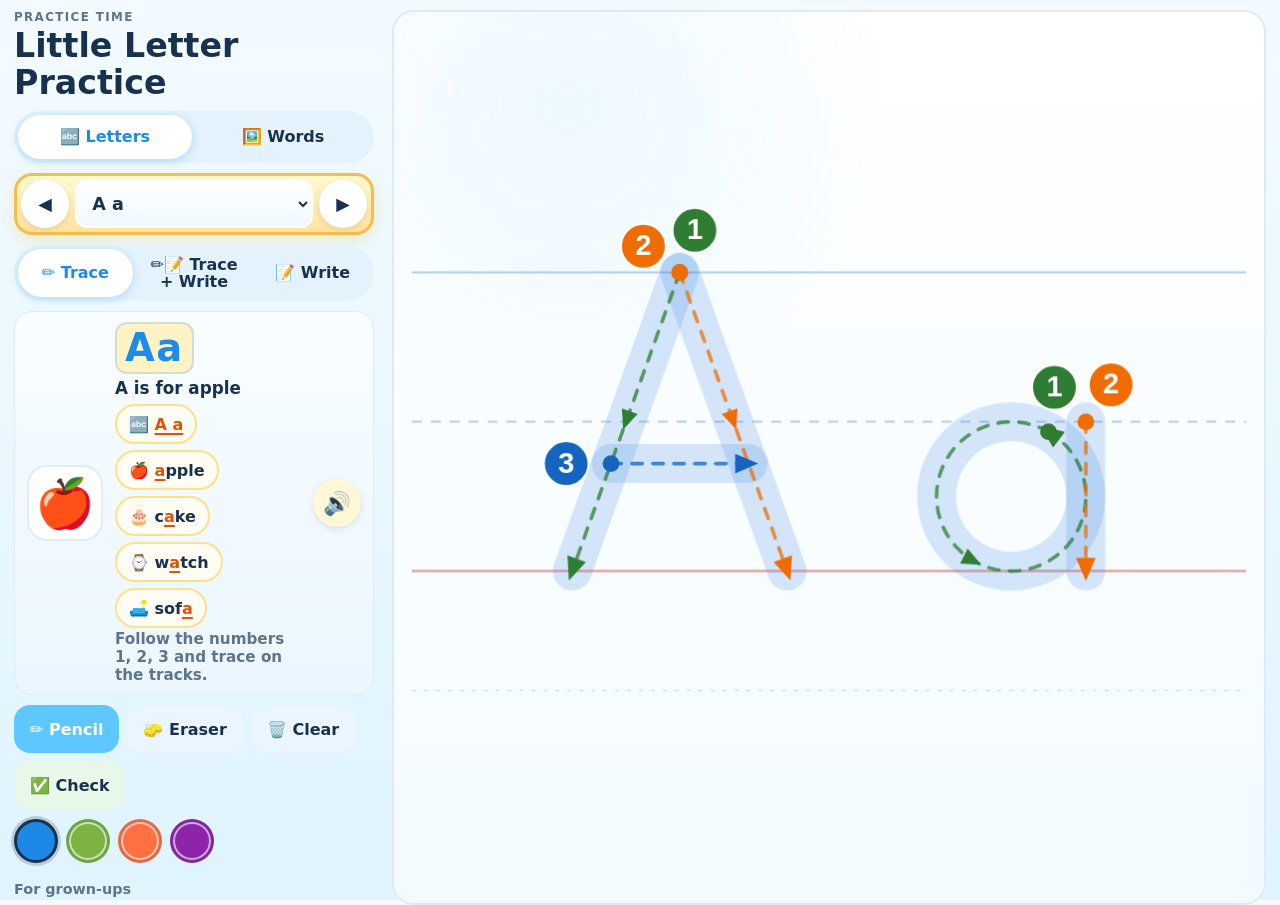
<file: index.html>
<!DOCTYPE html>
<html lang="en">
  <head>
    <meta charset="UTF-8" />
    <meta name="viewport" content="width=device-width, initial-scale=1.0, viewport-fit=cover" />
    <meta name="theme-color" content="#5ec7ff" />
    <meta name="apple-mobile-web-app-capable" content="yes" />
    <meta name="apple-mobile-web-app-status-bar-style" content="default" />
    <meta
      name="description"
      content="Kid-friendly handwriting practice for iPad and the browser. Trace letters with numbered strokes, write on your own and practice picture words."
    />
    <link rel="manifest" href="./manifest.webmanifest?v=2" />
    <link rel="apple-touch-icon" href="./icons/icon-192.png?v=2" />
    <link rel="stylesheet" href="./styles.css?v=9" />
    <title>Little Letter Practice</title>
  </head>
  <body>
    <div class="app-shell">
      <header class="topbar">
        <div class="brand">
          <p class="eyebrow">Practice Time</p>
          <h1>Little Letter Practice</h1>
        </div>
        <button id="install-button" class="secondary-button hidden" type="button">Install App</button>
      </header>

      <section class="controls" aria-label="Practice options">
        <div class="segmented" id="kind-toggle" role="group" aria-label="What to practice">
          <button type="button" data-kind="letter" aria-pressed="true"><span aria-hidden="true">🔤</span> Letters</button>
          <button type="button" data-kind="word" aria-pressed="false"><span aria-hidden="true">🖼️</span> Words</button>
        </div>

        <div class="picker">
          <button type="button" class="round-button" data-action="prev" aria-label="Previous">◀</button>
          <select id="item-select" aria-label="Choose what to practice"></select>
          <button type="button" class="round-button" data-action="next" aria-label="Next">▶</button>
        </div>

        <div class="segmented" id="mode-toggle" role="group" aria-label="How to practice">
          <button type="button" data-mode="trace" aria-pressed="true"><span aria-hidden="true">✏️</span> Trace</button>
          <button type="button" data-mode="both" aria-pressed="false"><span aria-hidden="true">✏️📝</span> Trace + Write</button>
          <button type="button" data-mode="write" aria-pressed="false"><span aria-hidden="true">📝</span> Write</button>
        </div>
      </section>

      <section class="prompt-card" aria-live="polite">
        <div id="prompt-picture" class="prompt-picture" aria-hidden="true">🍎</div>
        <div class="prompt-text">
          <div id="target-letter" class="target-letter">Aa</div>
          <p id="prompt-caption" class="prompt-caption">A is for apple</p>
          <div id="sound-chips" class="sound-chips" role="group" aria-label="Listen"></div>
          <p id="speech-status" class="speech-status hidden" role="status"></p>
          <p id="prompt-hint" class="hint">Follow the numbers 1, 2, 3 and trace on the tracks.</p>
        </div>
        <button id="speak-button" type="button" class="round-button speak-button" aria-label="Hear it">🔊</button>
      </section>

      <section class="board" aria-label="Writing board">
        <div class="board-surface" id="board-surface">
          <canvas id="guide-canvas" aria-hidden="true"></canvas>
          <canvas id="practice-canvas" aria-label="Handwriting practice area"></canvas>
          <div id="congrats-overlay" class="congrats-overlay hidden" aria-live="polite">
            <div class="congrats-badge">
              <div class="sparkles" aria-hidden="true"></div>
              <div id="reward-stars" class="badge-star">⭐⭐⭐</div>
              <h2 id="reward-title">Great Job!</h2>
              <p id="reward-text">You traced it perfectly!</p>
            </div>
          </div>
        </div>
      </section>

      <section class="tools">
        <div class="toolbar" aria-label="Tools">
          <button class="tool-button primary" data-tool="pen" type="button"><span aria-hidden="true">✏️</span> Pencil</button>
          <button class="tool-button" data-tool="eraser" type="button"><span aria-hidden="true">🧽</span> Eraser</button>
          <button class="tool-button" data-action="clear" type="button"><span aria-hidden="true">🗑️</span> Clear</button>
          <button class="tool-button check-button" data-action="check" type="button"><span aria-hidden="true">✅</span> Check</button>
        </div>

        <div class="palette" aria-label="Color palette">
          <button class="swatch active" data-color="#1E88E5" style="background:#1E88E5" type="button" aria-label="Blue pen"></button>
          <button class="swatch" data-color="#7CB342" style="background:#7CB342" type="button" aria-label="Green pen"></button>
          <button class="swatch" data-color="#FF7043" style="background:#FF7043" type="button" aria-label="Orange pen"></button>
          <button class="swatch" data-color="#8E24AA" style="background:#8E24AA" type="button" aria-label="Purple pen"></button>
        </div>

        <details class="grown-ups">
          <summary>For grown-ups</summary>
          <label><input type="checkbox" id="show-zone" /> Show the judging zone around the tracks</label>
          <label><input type="checkbox" id="auto-check" checked /> Check automatically when my child stops drawing</label>
          <div class="voice-row">
            <label for="voice-select">Voice</label>
            <select id="voice-select"><option value="">Automatic (English)</option></select>
            <button id="test-voice" type="button" class="tool-button">🔊 Test sound</button>
          </div>
          <p>
            A traced letter counts when at least half of the ink is inside the green judging zone, most of the
            track is covered and the shape looks like the letter. Letters written without tracks are judged by shape
            only, so size and position can vary.
          </p>
          <p>
            <strong>iPad installation:</strong> open this page in Safari, tap the Share button, then choose
            “Add to Home Screen.”
          </p>
        </details>
      </section>
    </div>

    <script src="./guides.js?v=7"></script>
    <script src="./scoring.js?v=6"></script>
    <script src="./vocabulary.js?v=9"></script>
    <script src="./phonics.js?v=12"></script>
    <script src="./speech.js?v=13"></script>
    <script src="./app.js?v=13"></script>
  </body>
</html>
</file>
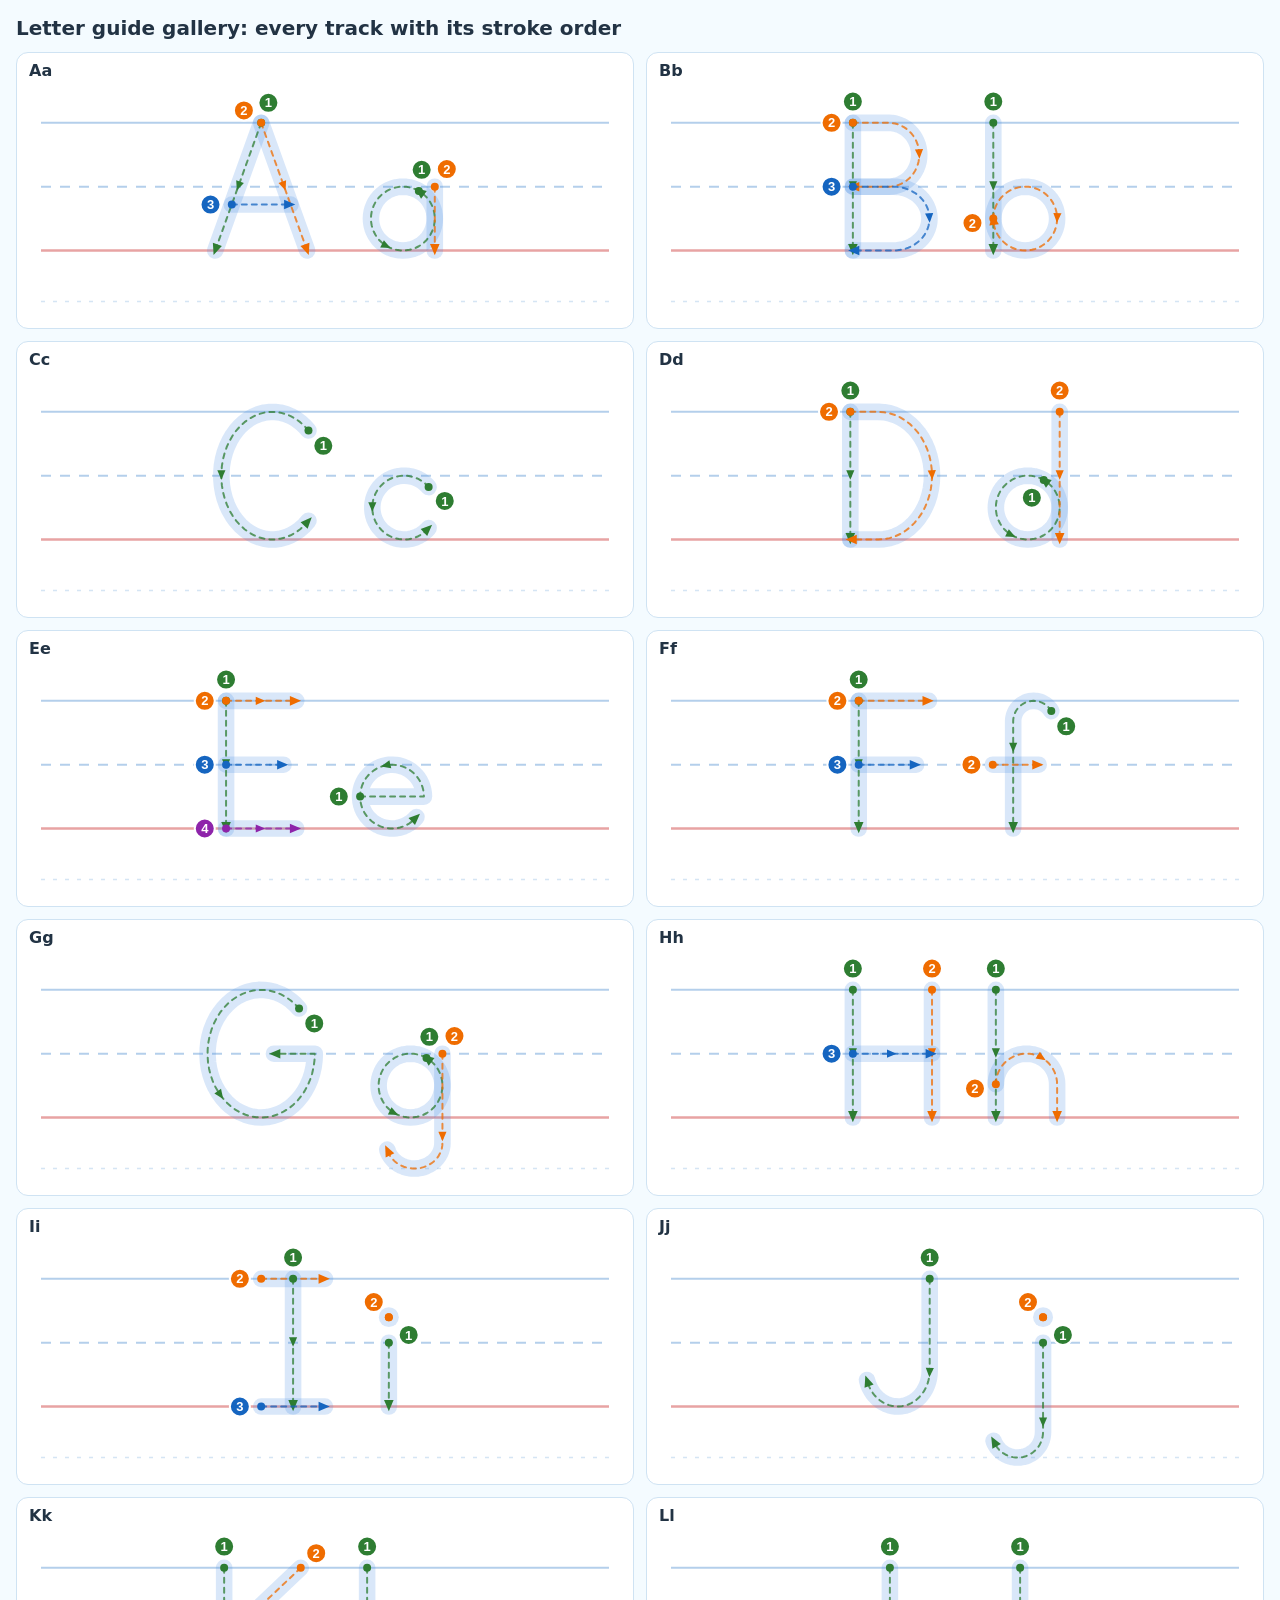
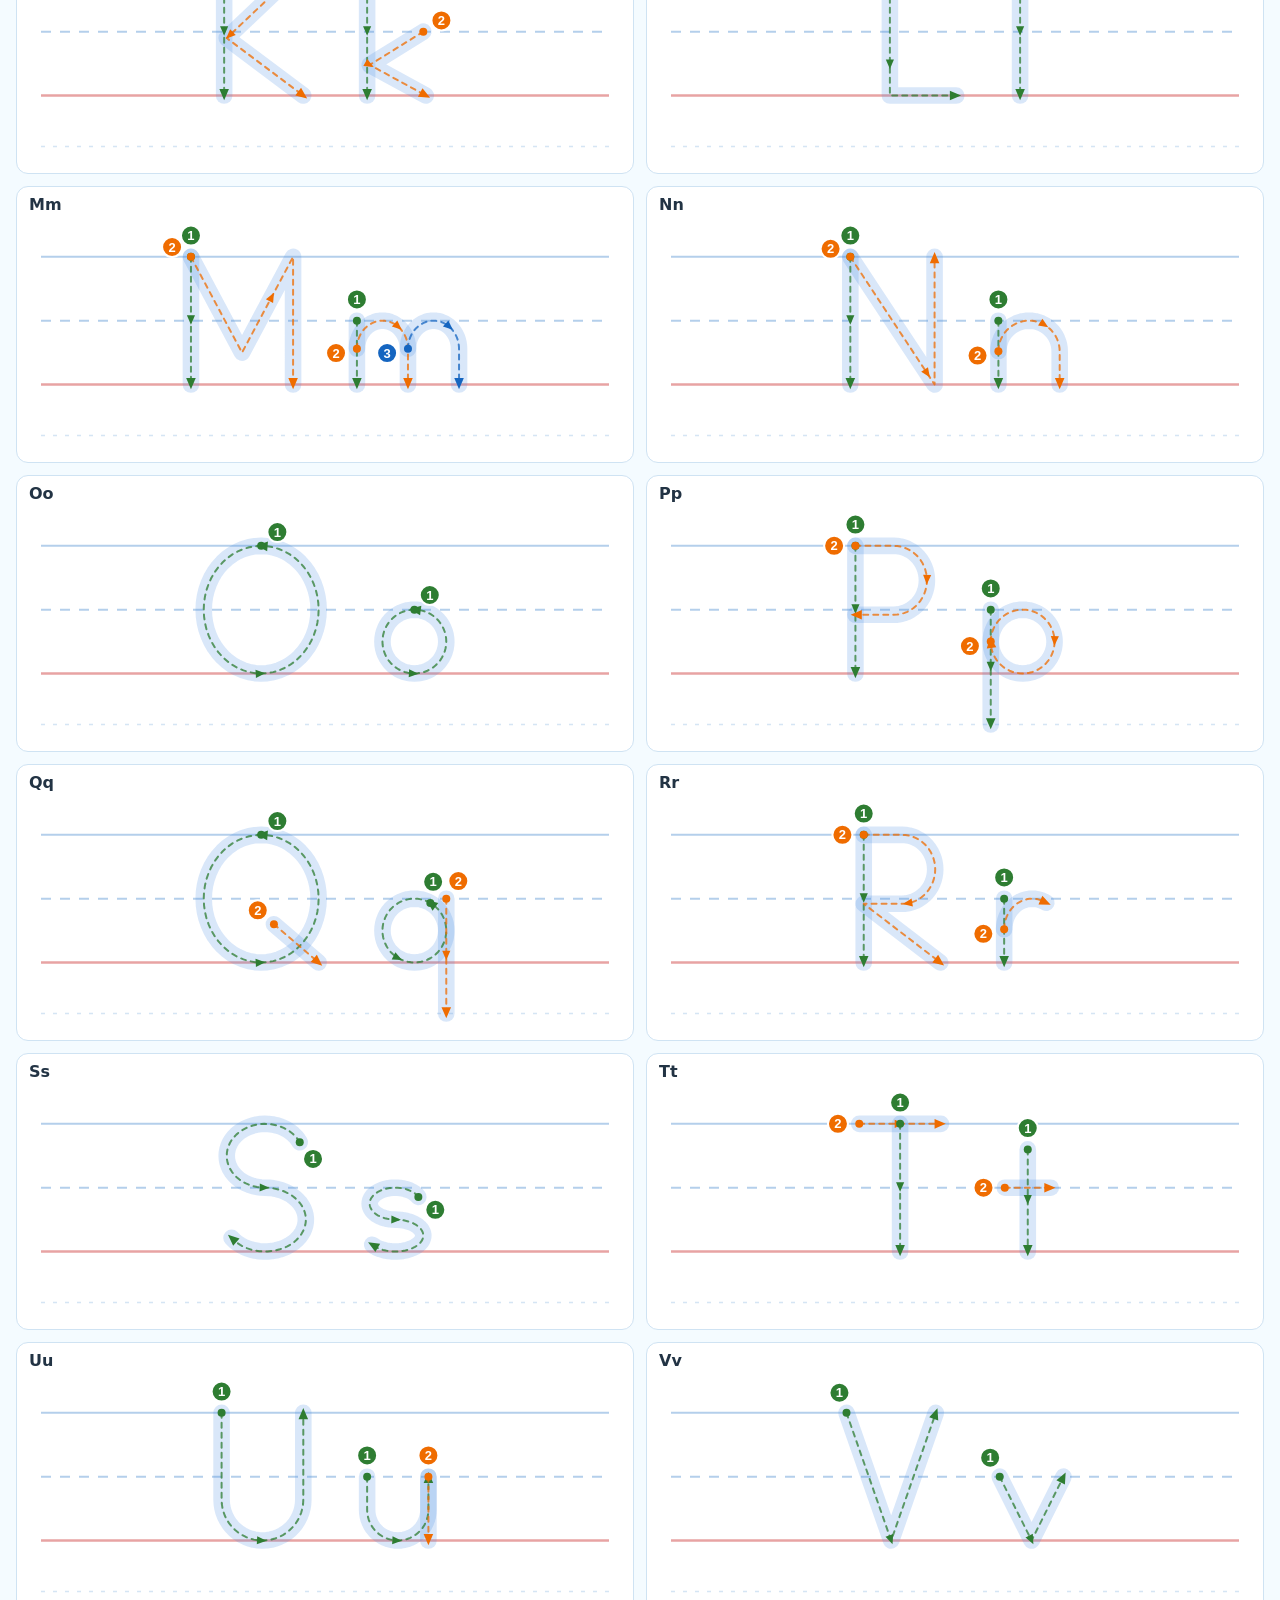
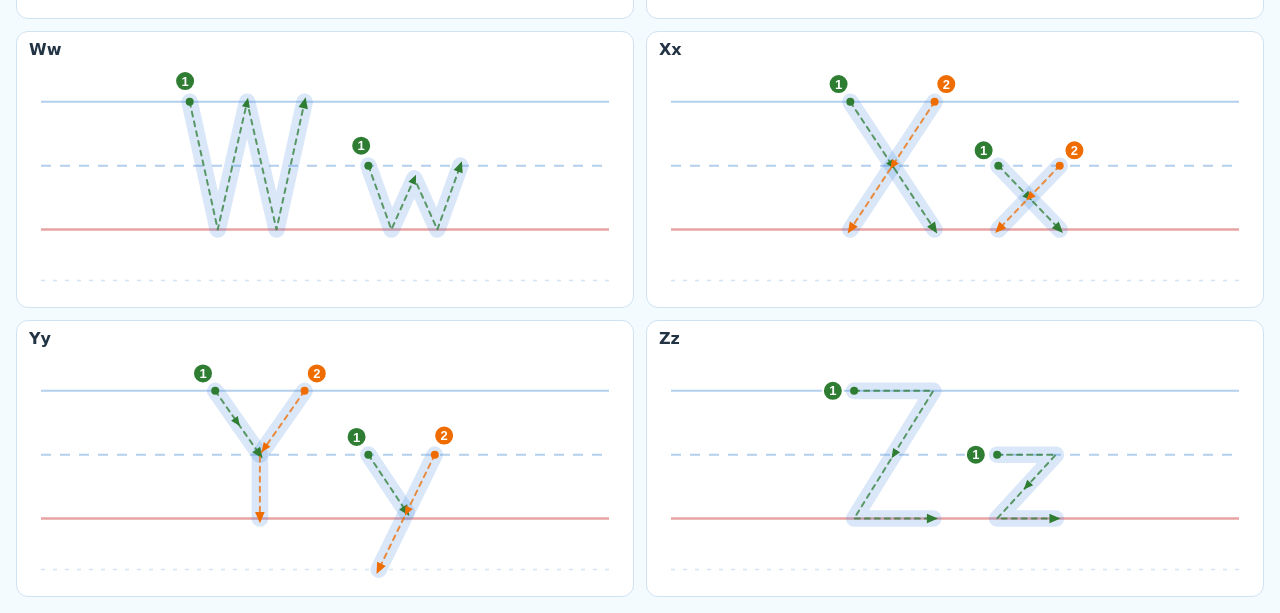
<file: tests/gallery.html>
<!DOCTYPE html>
<html lang="en">
  <head>
    <meta charset="UTF-8" />
    <meta name="viewport" content="width=device-width, initial-scale=1.0" />
    <title>Letter Guide Gallery</title>
    <style>
      body { font-family: system-ui, sans-serif; margin: 16px; background: #f4fbff; color: #234; }
      h1 { font-size: 20px; margin: 0 0 12px; }
      .grid { display: grid; grid-template-columns: repeat(auto-fill, minmax(420px, 1fr)); gap: 12px; }
      figure { margin: 0; background: #fff; border: 1px solid #cfe3f3; border-radius: 12px; padding: 6px; }
      figcaption { font-weight: 700; padding: 2px 6px; }
      canvas { width: 100%; height: 240px; display: block; }
    </style>
  </head>
  <body>
    <h1>Letter guide gallery: every track with its stroke order</h1>
    <div class="grid" id="grid"></div>
    <script src="../guides.js"></script>
    <script>
      const grid = document.getElementById("grid");
      "ABCDEFGHIJKLMNOPQRSTUVWXYZ".split("").forEach((letter) => {
        const figure = document.createElement("figure");
        figure.id = `letter-${letter}`;
        const caption = document.createElement("figcaption");
        caption.textContent = `${letter}${letter.toLowerCase()}`;
        const canvas = document.createElement("canvas");
        figure.append(caption, canvas);
        grid.append(figure);

        const ratio = window.devicePixelRatio || 1;
        const rect = canvas.getBoundingClientRect();
        canvas.width = rect.width * ratio;
        canvas.height = rect.height * ratio;
        const ctx = canvas.getContext("2d");
        ctx.setTransform(ratio, 0, 0, ratio, 0, 0);
        const layout = LetterGuides.computeSheetLayout(rect.width, rect.height, [{ kind: "trace", chars: [letter, letter.toLowerCase()] }]);
        LetterGuides.drawSheet(ctx, layout);
      });
    </script>
  </body>
</html>
</file>
<file: styles.css>
:root {
  --sky: #eaf9ff;
  --panel: #ffffff;
  --primary: #5ec7ff;
  --primary-dark: #1d8be8;
  --ink: #18314f;
  --muted: #5e748d;
  --line: #dfeaf5;
  --light-accent: #fff2c4;
  --sun: #f5bd4d;
  --radius: 18px;
  --tap: 48px;
  --gap: 10px;
}

* {
  box-sizing: border-box;
}

html,
body {
  margin: 0;
  min-height: 100%;
  font-family: "Trebuchet MS", "Segoe UI", system-ui, -apple-system, Arial, sans-serif;
  background: linear-gradient(180deg, #f3fbff 0%, #dff4ff 100%);
  color: var(--ink);
  -webkit-text-size-adjust: 100%;
}

button,
select,
input {
  font: inherit;
  touch-action: manipulation;
}

.hidden {
  display: none !important;
}

/* ---------- Page layout ---------- */

.app-shell {
  display: grid;
  grid-template-columns: minmax(0, 1fr);
  grid-template-rows: auto auto auto minmax(300px, 1fr) auto;
  grid-template-areas:
    "top"
    "controls"
    "prompt"
    "board"
    "tools";
  gap: var(--gap);
  width: 100%;
  max-width: 1600px;
  height: 100vh;
  height: 100dvh;
  min-height: 600px;
  margin: 0 auto;
  padding:
    max(10px, env(safe-area-inset-top))
    max(14px, env(safe-area-inset-right))
    max(10px, env(safe-area-inset-bottom))
    max(14px, env(safe-area-inset-left));
}

.topbar {
  grid-area: top;
  display: flex;
  justify-content: space-between;
  align-items: center;
  gap: 12px;
}

.controls {
  grid-area: controls;
  display: flex;
  flex-wrap: wrap;
  align-items: center;
  gap: var(--gap);
}

.prompt-card {
  grid-area: prompt;
}

.app-shell > * {
  min-width: 0;
}

.board {
  grid-area: board;
  display: flex;
  min-height: 0;
}

.tools {
  grid-area: tools;
  display: flex;
  flex-wrap: wrap;
  align-items: center;
  gap: var(--gap);
}

/* Wide landscape screens (iPad landscape, laptops, desktops): sidebar + big board. */
@media (min-width: 960px) and (min-aspect-ratio: 5/4) {
  .app-shell {
    grid-template-columns: minmax(300px, 360px) minmax(0, 1fr);
    grid-template-rows: auto auto auto 1fr;
    grid-template-areas:
      "top board"
      "controls board"
      "prompt board"
      "tools board";
    column-gap: 18px;
  }

  .controls,
  .tools {
    flex-direction: column;
    align-items: stretch;
  }

  .tools {
    align-self: start;
  }

  .controls .segmented,
  .picker,
  .toolbar,
  .palette {
    width: 100%;
  }

  .toolbar {
    display: grid;
    grid-template-columns: 1fr 1fr;
  }

  .prompt-card {
    flex-wrap: wrap;
  }
}

/* ---------- Header ---------- */

.eyebrow {
  margin: 0 0 4px;
  color: var(--muted);
  font-size: 0.74rem;
  text-transform: uppercase;
  letter-spacing: 0.12em;
  font-weight: 700;
}

h1 {
  margin: 0;
  font-size: clamp(1.4rem, 2.6vw, 2.2rem);
  line-height: 1.1;
}

/* ---------- Controls ---------- */

.segmented {
  display: inline-flex;
  background: #e3f2fd;
  border-radius: 999px;
  padding: 4px;
  gap: 4px;
}

.segmented button {
  flex: 1;
  min-width: 0;
  min-height: 44px;
  border: none;
  border-radius: 999px;
  padding: 0.4rem 0.7rem;
  background: transparent;
  color: var(--ink);
  font-weight: 700;
  line-height: 1.1;
  cursor: pointer;
}

.segmented button[aria-pressed="true"] {
  background: #fff;
  color: var(--primary-dark);
  box-shadow: 0 2px 8px rgba(29, 139, 232, 0.25);
}

.picker {
  display: flex;
  align-items: center;
  gap: 6px;
  background: linear-gradient(180deg, #fff9d1 0%, #ffe39c 100%);
  border: 3px solid var(--sun);
  border-radius: var(--radius);
  padding: 4px;
  box-shadow: 0 6px 16px rgba(245, 189, 77, 0.28);
}

.picker select {
  flex: 1;
  min-width: 120px;
  min-height: var(--tap);
  border: 2px solid rgba(255, 255, 255, 0.75);
  background: linear-gradient(180deg, #ffffff 0%, #f0f9ff 100%);
  color: var(--ink);
  font-weight: 800;
  font-size: 1.1rem;
  padding: 0.4rem 0.7rem;
  border-radius: 12px;
  outline: none;
}

.round-button {
  width: var(--tap);
  height: var(--tap);
  flex: none;
  display: grid;
  place-items: center;
  border: none;
  border-radius: 50%;
  background: #fff;
  color: var(--ink);
  font-size: 1.1rem;
  cursor: pointer;
  box-shadow: 0 2px 6px rgba(24, 49, 79, 0.12);
}

/* ---------- Prompt ---------- */

.prompt-card {
  display: flex;
  align-items: center;
  gap: 12px;
  padding: 10px 12px;
  background: linear-gradient(180deg, #f8fdff 0%, #ebf6ff 100%);
  border: 1px solid var(--line);
  border-radius: var(--radius);
}

.prompt-picture {
  flex: none;
  width: 76px;
  height: 76px;
  display: grid;
  place-items: center;
  font-size: 3rem;
  line-height: 1;
  background: #fff;
  border-radius: 20px;
  border: 2px solid rgba(30, 136, 229, 0.15);
}

.prompt-text {
  flex: 1;
  min-width: 0;
}

.target-letter {
  display: inline-block;
  padding: 0 0.5rem;
  background: var(--light-accent);
  color: var(--primary-dark);
  border-radius: 12px;
  font-size: clamp(1.8rem, 3vw, 2.4rem);
  font-weight: 800;
  line-height: 1.25;
  border: 2px solid rgba(30, 136, 229, 0.2);
  letter-spacing: 0.04em;
}

.prompt-caption {
  margin: 4px 0 0;
  font-weight: 800;
  font-size: 1.05rem;
}

.hint {
  margin: 2px 0 0;
  color: var(--muted);
  font-weight: 600;
  font-size: 0.95rem;
}

.speak-button {
  font-size: 1.4rem;
  background: #fff7d6;
}

.sound-chips {
  display: flex;
  flex-wrap: wrap;
  gap: 6px;
  margin-top: 6px;
}

.sound-chips:empty {
  display: none;
}

.sound-chip {
  min-height: 40px;
  border: 2px solid #ffe08a;
  border-radius: 999px;
  padding: 0.3rem 0.75rem;
  background: #fffdf3;
  color: var(--ink);
  font-weight: 600;
  font-size: 1rem;
  cursor: pointer;
  white-space: nowrap;
}

.sound-chip b {
  color: #e65100;
  font-weight: 800;
  text-decoration: underline;
  text-decoration-thickness: 2px;
  text-underline-offset: 3px;
}

.speaking {
  animation: speaking-pulse 0.9s ease-in-out infinite;
}

@keyframes speaking-pulse {
  0%, 100% { box-shadow: 0 0 0 0 rgba(255, 160, 0, 0.55); }
  50% { box-shadow: 0 0 0 8px rgba(255, 160, 0, 0); }
}

.speech-status {
  margin: 6px 0 0;
  color: #9a5212;
  font-weight: 700;
  font-size: 0.9rem;
}

.voice-row {
  display: flex;
  flex-wrap: wrap;
  align-items: center;
  gap: 8px;
  margin: 6px 0;
}

.voice-row select {
  min-height: 40px;
  max-width: 100%;
  border-radius: 10px;
  border: 1px solid var(--line);
  padding: 0.3rem 0.5rem;
}

.voice-row .tool-button {
  min-height: 40px;
  padding: 0.4rem 0.8rem;
}

/* ---------- Board ---------- */

.board-surface {
  position: relative;
  flex: 1;
  min-height: 0;
  border: 2px solid var(--line);
  border-radius: 22px;
  background:
    radial-gradient(circle at 20% 10%, rgba(94, 199, 255, 0.1), transparent 30%),
    linear-gradient(180deg, #ffffff 0%, #f3fbff 100%);
  overflow: hidden;
  -webkit-user-select: none;
  user-select: none;
  -webkit-touch-callout: none;
}

.board-surface canvas {
  position: absolute;
  inset: 0;
  width: 100%;
  height: 100%;
  display: block;
}

#practice-canvas {
  touch-action: none;
  cursor: crosshair;
}

#practice-canvas.erasing {
  cursor: cell;
}

/* ---------- Feedback overlay ---------- */

.congrats-overlay {
  position: absolute;
  inset: 0;
  display: grid;
  place-items: center;
  background: rgba(18, 81, 130, 0.14);
  z-index: 4;
  opacity: 0;
  pointer-events: none;
  transition: opacity 0.2s ease;
}

.congrats-overlay.visible {
  opacity: 1;
}

.congrats-overlay.failure {
  background: rgba(230, 140, 30, 0.12);
}

.congrats-badge {
  position: relative;
  max-width: min(90%, 460px);
  background: linear-gradient(180deg, #fffef5 0%, #fdf1a8 100%);
  border: 3px solid rgba(255, 196, 55, 0.8);
  border-radius: 24px;
  padding: 1.1rem 1.6rem;
  text-align: center;
  box-shadow: 0 18px 40px rgba(255, 188, 56, 0.35);
  animation: pop-in 0.4s ease-out;
}

.congrats-overlay.failure .congrats-badge {
  background: linear-gradient(180deg, #fffaf2 0%, #ffe4c2 100%);
  border-color: rgba(240, 150, 50, 0.9);
  box-shadow: 0 18px 40px rgba(240, 150, 50, 0.22);
}

.congrats-overlay.failure h2 {
  color: #9a5212;
}

.congrats-overlay.failure p {
  color: #7a4a1f;
}

.badge-star {
  font-size: 2.1rem;
  line-height: 1;
  margin-bottom: 0.4rem;
}

.congrats-badge h2 {
  margin: 0;
  font-size: clamp(1.8rem, 4vw, 2.6rem);
  color: #0f5a88;
}

.congrats-badge p {
  margin: 0.3rem 0 0;
  font-size: 1rem;
  color: #204c71;
  font-weight: 700;
}

.sparkles {
  position: absolute;
  inset: -8px;
  pointer-events: none;
}

.sparkles::before,
.sparkles::after {
  content: "\2728  \2728  \2728  \2728  \2728";
  position: absolute;
  inset: 0;
  display: flex;
  justify-content: center;
  align-items: center;
  font-size: 1.2rem;
  opacity: 0.9;
  letter-spacing: 0.3rem;
}

.sparkles::before {
  transform: translateY(-18px) scale(1.08);
}

.sparkles::after {
  transform: translateY(18px) scale(1.08);
}

.congrats-overlay.failure .sparkles {
  display: none;
}

@keyframes pop-in {
  0% { transform: scale(0.6) rotate(-6deg); opacity: 0; }
  70% { transform: scale(1.08) rotate(2deg); opacity: 1; }
  100% { transform: scale(1) rotate(0deg); opacity: 1; }
}

/* ---------- Tools ---------- */

.toolbar,
.palette {
  display: flex;
  flex-wrap: wrap;
  gap: 8px;
}

.tool-button,
.secondary-button {
  min-height: var(--tap);
  border: none;
  border-radius: 16px;
  padding: 0.6rem 1rem;
  background: #eaf5ff;
  color: var(--ink);
  font-weight: 700;
  cursor: pointer;
  transition: transform 0.15s ease, filter 0.15s ease;
}

.primary {
  background: var(--primary);
  color: white;
}

.check-button {
  background: #e7f7e8;
}

.secondary-button {
  background: var(--primary-dark);
  color: #fff;
}

.swatch {
  width: 44px;
  height: 44px;
  border: 3px solid rgba(24, 49, 79, 0.12);
  border-radius: 50%;
  cursor: pointer;
  box-shadow: inset 0 0 0 2px rgba(255, 255, 255, 0.6);
}

.swatch.active {
  border-color: var(--ink);
  box-shadow: 0 0 0 3px rgba(24, 49, 79, 0.2);
}

@media (hover: hover) {
  .tool-button:hover,
  .secondary-button:hover,
  .swatch:hover,
  .round-button:hover,
  .segmented button:hover {
    transform: translateY(-1px);
    filter: brightness(0.98);
  }
}

.grown-ups {
  flex-basis: 100%;
  color: var(--muted);
  font-size: 0.9rem;
}

.grown-ups summary {
  cursor: pointer;
  font-weight: 700;
  min-height: 32px;
  display: flex;
  align-items: center;
}

.grown-ups label {
  display: flex;
  align-items: center;
  gap: 8px;
  min-height: 36px;
}

.grown-ups input[type="checkbox"] {
  width: 22px;
  height: 22px;
}

.grown-ups p {
  margin: 6px 0;
  line-height: 1.45;
}

/* ---------- Small and short screens ---------- */

@media (max-width: 700px) {
  .controls {
    display: grid;
    grid-template-columns: minmax(0, 1fr);
  }

  .segmented {
    display: flex;
  }

  .segmented button {
    padding: 0.35rem 0.4rem;
    font-size: 0.9rem;
  }

  .segmented button span {
    display: none;
  }

  .prompt-picture {
    width: 60px;
    height: 60px;
    font-size: 2.4rem;
  }

  .tool-button {
    flex: 1;
    padding: 0.55rem 0.6rem;
  }
}

@media (max-height: 760px) and (max-aspect-ratio: 5/4) {
  .hint {
    display: none;
  }
}
</file>
